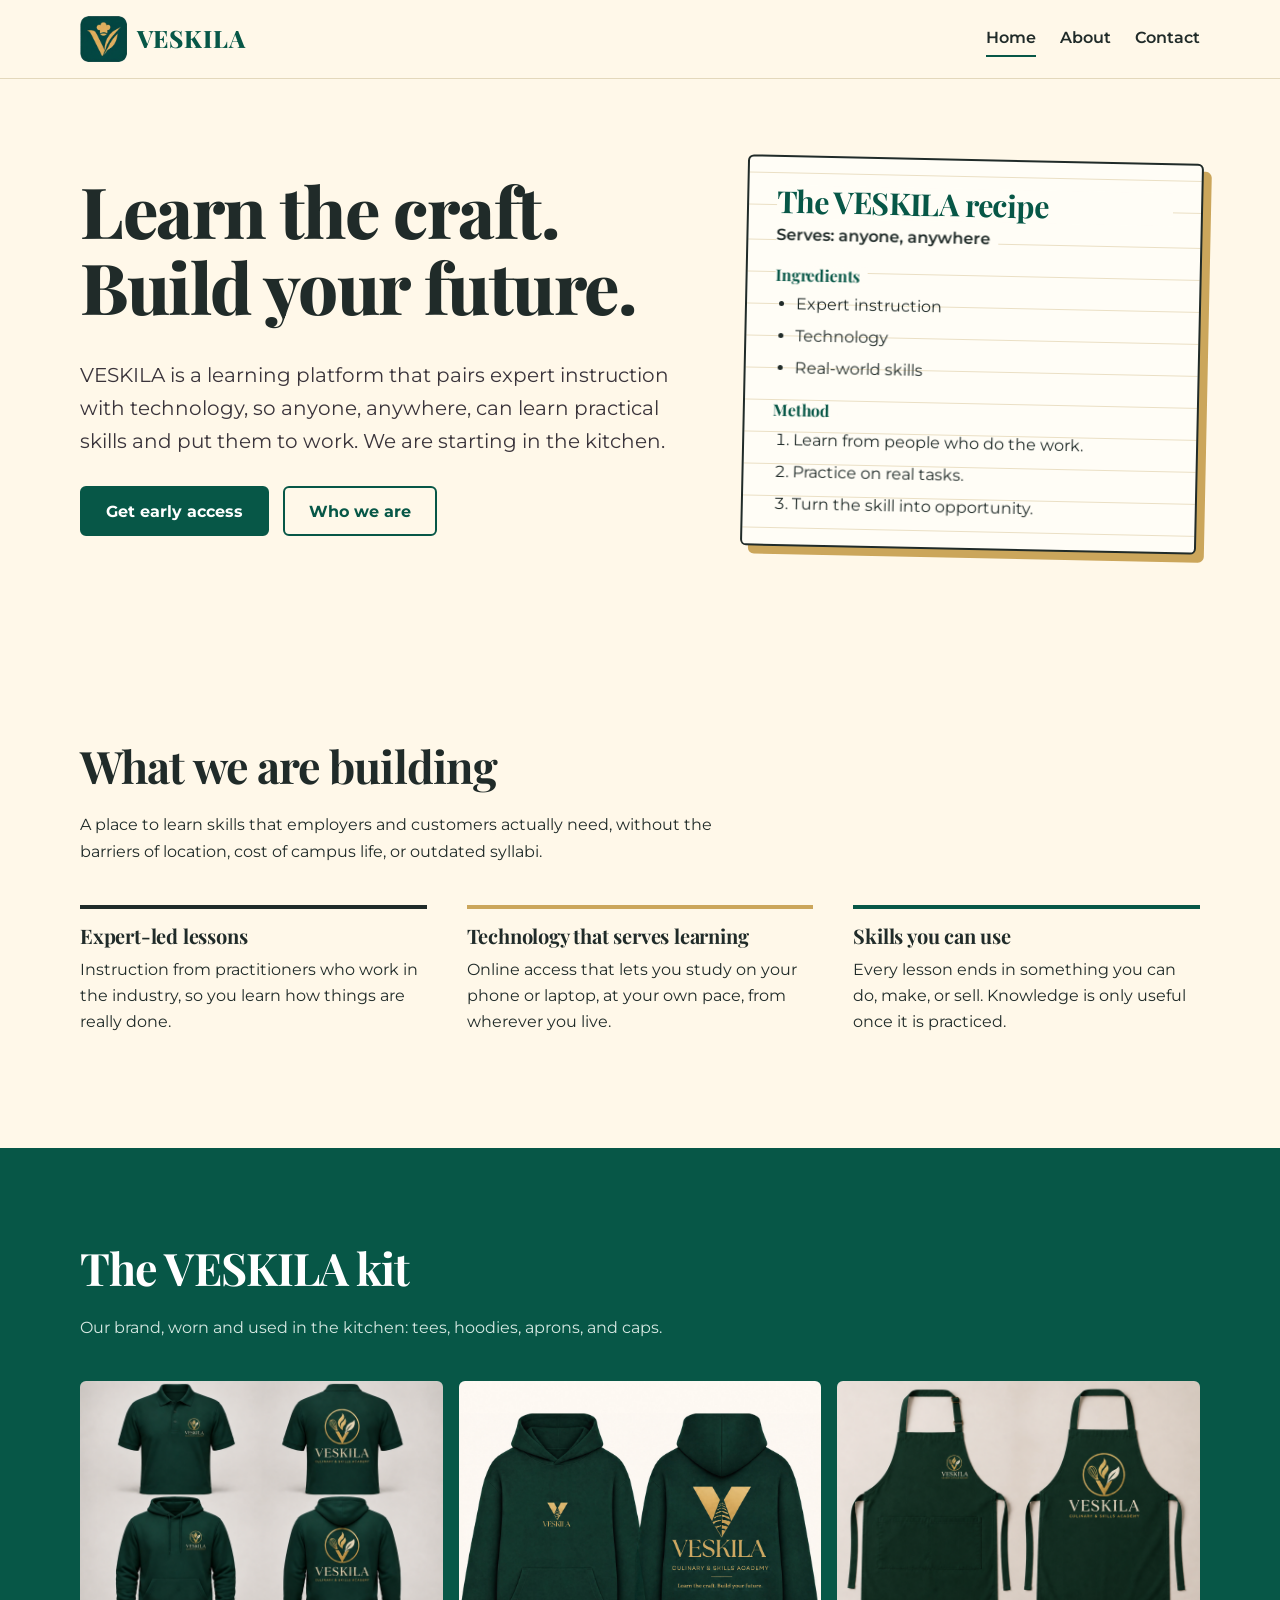
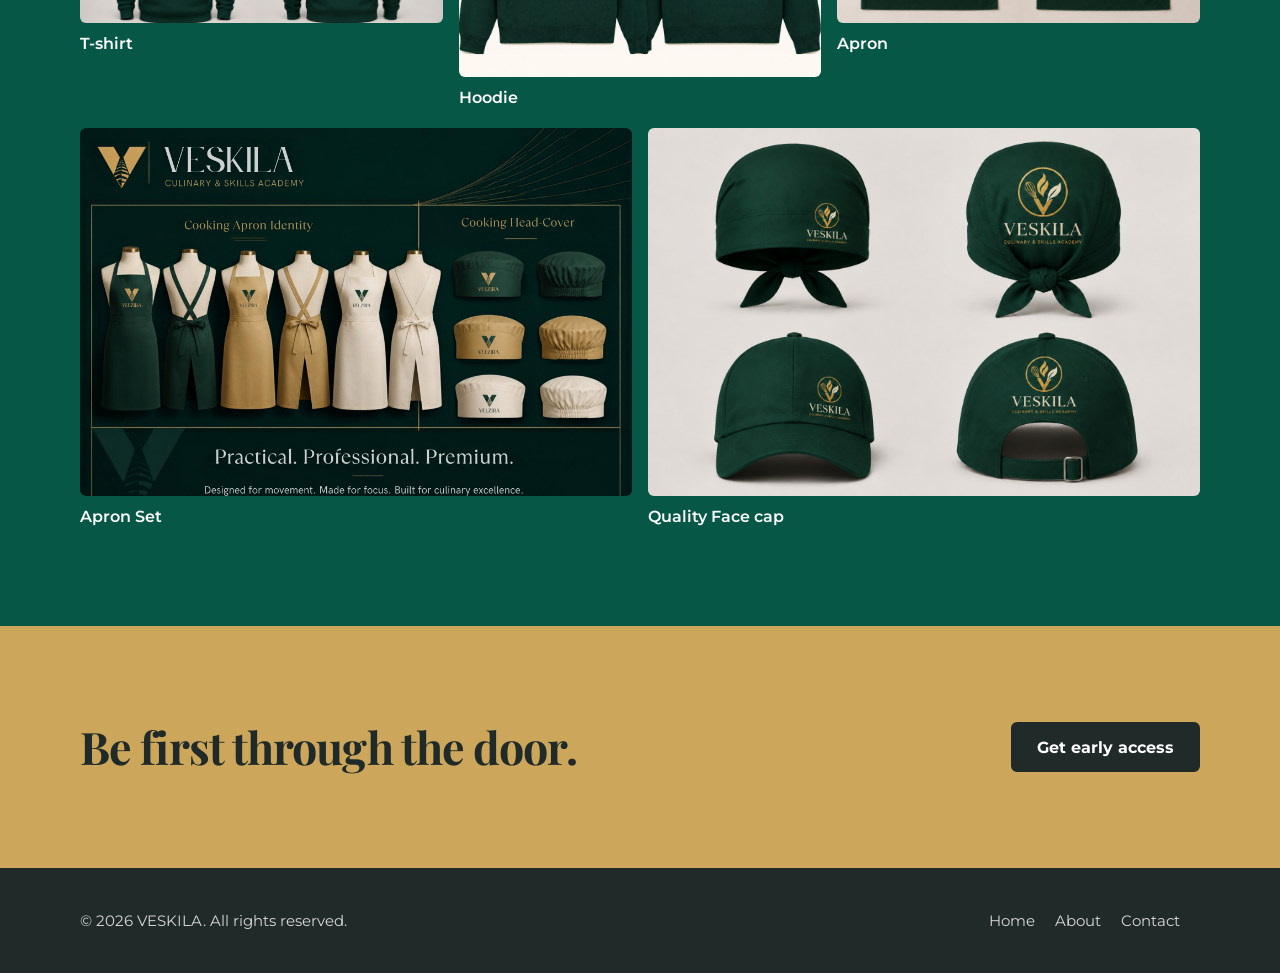
<file: index.html>
<!DOCTYPE html>
<html lang="en">
<head>
<meta charset="UTF-8">
<meta name="viewport" content="width=device-width, initial-scale=1">
<title>VESKILA | Practical skills, taught by experts</title>
<meta name="description" content="VESKILA is a technology-driven learning platform for practical, industry-relevant skills, starting with culinary education.">
<link rel="preconnect" href="https://fonts.googleapis.com">
<link rel="preconnect" href="https://fonts.gstatic.com" crossorigin>
<link href="https://fonts.googleapis.com/css2?family=Playfair+Display:wght@500;700;800&family=Montserrat:wght@400;600;700&display=swap" rel="stylesheet">
<link rel="stylesheet" href="style.css">
</head>
<body>
<header class="site-header">
  <div class="wrap">
    <a class="brand" href="index.html" aria-label="VESKILA home">
      <img src="images/logo.png" alt="VESKILA logo" data-fallback="logo">
      <span class="brand-text">VESKILA</span>
    </a>
    <nav class="nav" aria-label="Main">
      <a href="index.html" aria-current="page">Home</a>
      <a href="about.html">About</a>
      <a href="contact.html">Contact</a>
    </nav>
  </div>
</header>

<main>
  <section class="hero">
    <div class="wrap">
      <div>
        <h1>Learn the craft. Build your future.</h1>
        <p class="lead">VESKILA is a learning platform that pairs expert instruction with technology, so anyone, anywhere, can learn practical skills and put them to work. We are starting in the kitchen.</p>
        <div class="actions">
          <a class="btn" href="contact.html">Get early access</a>
          <a class="btn alt" href="about.html">Who we are</a>
        </div>
      </div>

      <aside class="recipe" aria-label="The VESKILA recipe">
        <h2>The VESKILA recipe</h2>
        <p class="serves line">Serves: anyone, anywhere</p>
        <h3 class="line">Ingredients</h3>
        <ul>
          <li class="line">Expert instruction</li>
          <li class="line">Technology</li>
          <li class="line">Real-world skills</li>
        </ul>
        <h3 class="line ol-1">Method</h3>
        <ol>
          <li class="line ol-1">Learn from people who do the work.</li>
          <li class="line ol-2">Practice on real tasks.</li>
          <li class="line ol-3">Turn the skill into opportunity.</li>
        </ol>
      </aside>
    </div>
  </section>

  <section class="section">
    <div class="wrap">
      <div class="intro">
        <h2>What we are building</h2>
        <p>A place to learn skills that employers and customers actually need, without the barriers of location, cost of campus life, or outdated syllabi.</p>
      </div>
      <div class="pillars">
        <div class="pillar">
          <h3>Expert-led lessons</h3>
          <p>Instruction from practitioners who work in the industry, so you learn how things are really done.</p>
        </div>
        <div class="pillar">
          <h3>Technology that serves learning</h3>
          <p>Online access that lets you study on your phone or laptop, at your own pace, from wherever you live.</p>
        </div>
        <div class="pillar">
          <h3>Skills you can use</h3>
          <p>Every lesson ends in something you can do, make, or sell. Knowledge is only useful once it is practiced.</p>
        </div>
      </div>
    </div>
  </section>

  <section class="section dark">
    <div class="wrap">
      <h2>The VESKILA kit</h2>
      <p>Our brand, worn and used in the kitchen: tees, hoodies, aprons, and caps.</p>
      <div class="kit-grid">
        <figure class="kit-item"><div class="kit-frame"><img src="images/tshirt.png" alt="VESKILA t-shirt" data-fallback="kit"></div><figcaption>T-shirt</figcaption></figure>
        <figure class="kit-item"><div class="kit-frame"><img src="images/hoodie.png" alt="VESKILA hoodie" data-fallback="kit"></div><figcaption>Hoodie</figcaption></figure>
        <figure class="kit-item"><div class="kit-frame"><img src="images/apron.png" alt="VESKILA apron" data-fallback="kit"></div><figcaption>Apron</figcaption></figure>
        <figure class="kit-item"><div class="kit-frame"><img src="images/apronset.png" alt="VESKILA apronset" data-fallback="kit"></div><figcaption>Apron Set</figcaption></figure>
        <figure class="kit-item"><div class="kit-frame"><img src="images/facecap.png" alt="VESKILA face cap" data-fallback="kit"></div><figcaption>Quality Face cap</figcaption></figure>
      </div>
    </div>
  </section>

  <section class="cta">
    <div class="wrap section">
      <h2>Be first through the door.</h2>
      <a class="btn" href="contact.html">Get early access</a>
    </div>
  </section>
</main>

<footer class="site-footer">
  <div class="wrap">
    <p>&copy; <span id="year">2026</span> VESKILA. All rights reserved.</p>
    <p><a href="index.html">Home</a><a href="about.html">About</a><a href="contact.html">Contact</a></p>
  </div>
</footer>
<script src="script.js"></script>
</body>
</html>
</file>
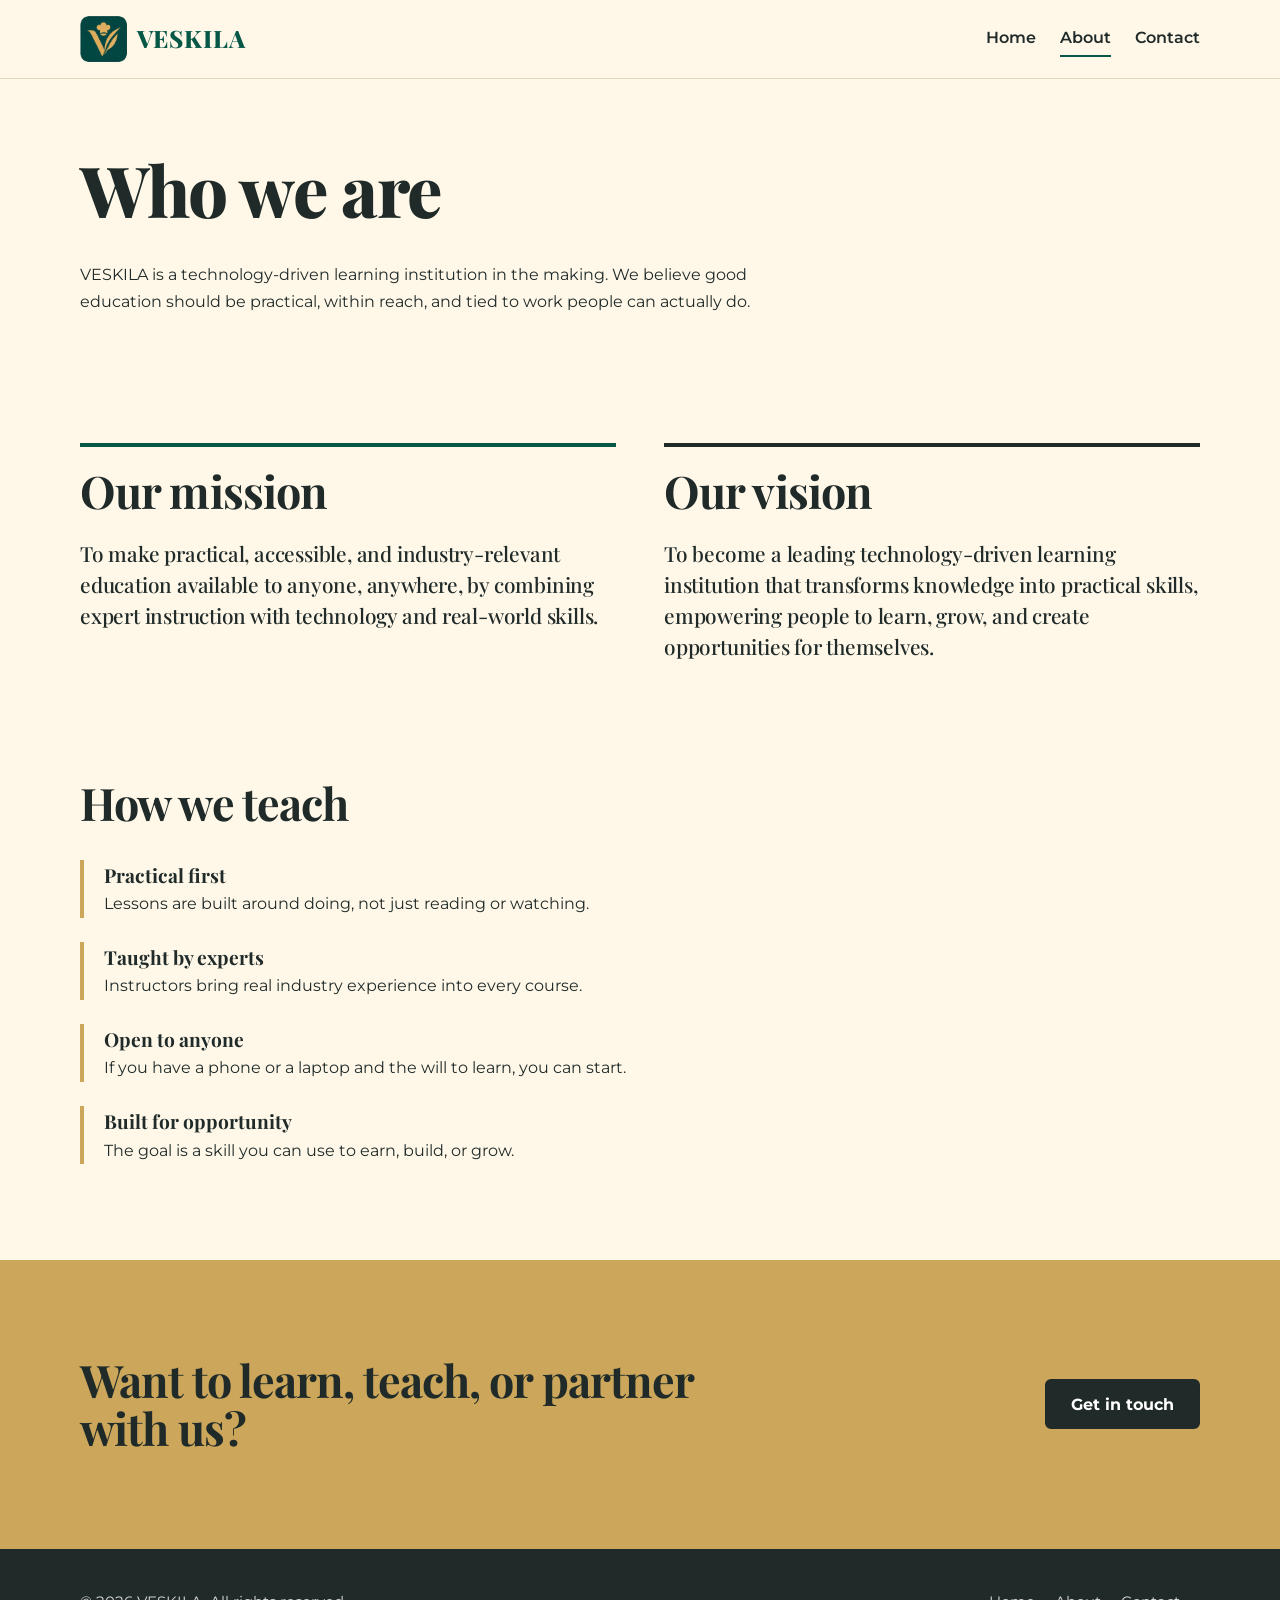
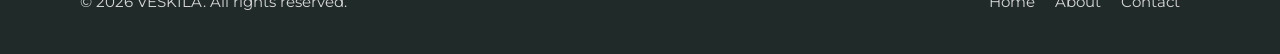
<file: about.html>
<!DOCTYPE html>
<html lang="en">
<head>
<meta charset="UTF-8">
<meta name="viewport" content="width=device-width, initial-scale=1">
<title>About | VESKILA</title>
<meta name="description" content="Who VESKILA is, our mission and vision, and how we teach.">
<link rel="preconnect" href="https://fonts.googleapis.com">
<link rel="preconnect" href="https://fonts.gstatic.com" crossorigin>
<link href="https://fonts.googleapis.com/css2?family=Playfair+Display:wght@500;700;800&family=Montserrat:wght@400;600;700&display=swap" rel="stylesheet">
<link rel="stylesheet" href="style.css">
</head>
<body>
<header class="site-header">
  <div class="wrap">
    <a class="brand" href="index.html" aria-label="VESKILA home">
      <img src="images/logo.png" alt="VESKILA logo" data-fallback="logo">
      <span class="brand-text">VESKILA</span>
    </a>
    <nav class="nav" aria-label="Main">
      <a href="index.html">Home</a>
      <a href="about.html" aria-current="page">About</a>
      <a href="contact.html">Contact</a>
    </nav>
  </div>
</header>

<main>
  <section class="page-head">
    <div class="wrap">
      <h1>Who we are</h1>
      <p class="lead">VESKILA is a technology-driven learning institution in the making. We believe good education should be practical, within reach, and tied to work people can actually do.</p>
    </div>
  </section>

  <section class="section">
    <div class="wrap mv">
      <div>
        <h2>Our mission</h2>
        <p>To make practical, accessible, and industry-relevant education available to anyone, anywhere, by combining expert instruction with technology and real-world skills.</p>
      </div>
      <div>
        <h2>Our vision</h2>
        <p>To become a leading technology-driven learning institution that transforms knowledge into practical skills, empowering people to learn, grow, and create opportunities for themselves.</p>
      </div>
    </div>
  </section>

  <section class="section" style="padding-top:0">
    <div class="wrap">
      <h2>How we teach</h2>
      <ul class="how">
        <li><strong>Practical first</strong>Lessons are built around doing, not just reading or watching.</li>
        <li><strong>Taught by experts</strong>Instructors bring real industry experience into every course.</li>
        <li><strong>Open to anyone</strong>If you have a phone or a laptop and the will to learn, you can start.</li>
        <li><strong>Built for opportunity</strong>The goal is a skill you can use to earn, build, or grow.</li>
      </ul>
    </div>
  </section>

  <section class="cta">
    <div class="wrap section">
      <h2>Want to learn, teach, or partner with us?</h2>
      <a class="btn" href="contact.html">Get in touch</a>
    </div>
  </section>
</main>

<footer class="site-footer">
  <div class="wrap">
    <p>&copy; <span id="year">2026</span> VESKILA. All rights reserved.</p>
    <p><a href="index.html">Home</a><a href="about.html">About</a><a href="contact.html">Contact</a></p>
  </div>
</footer>
<script src="script.js"></script>
</body>
</html>
</file>
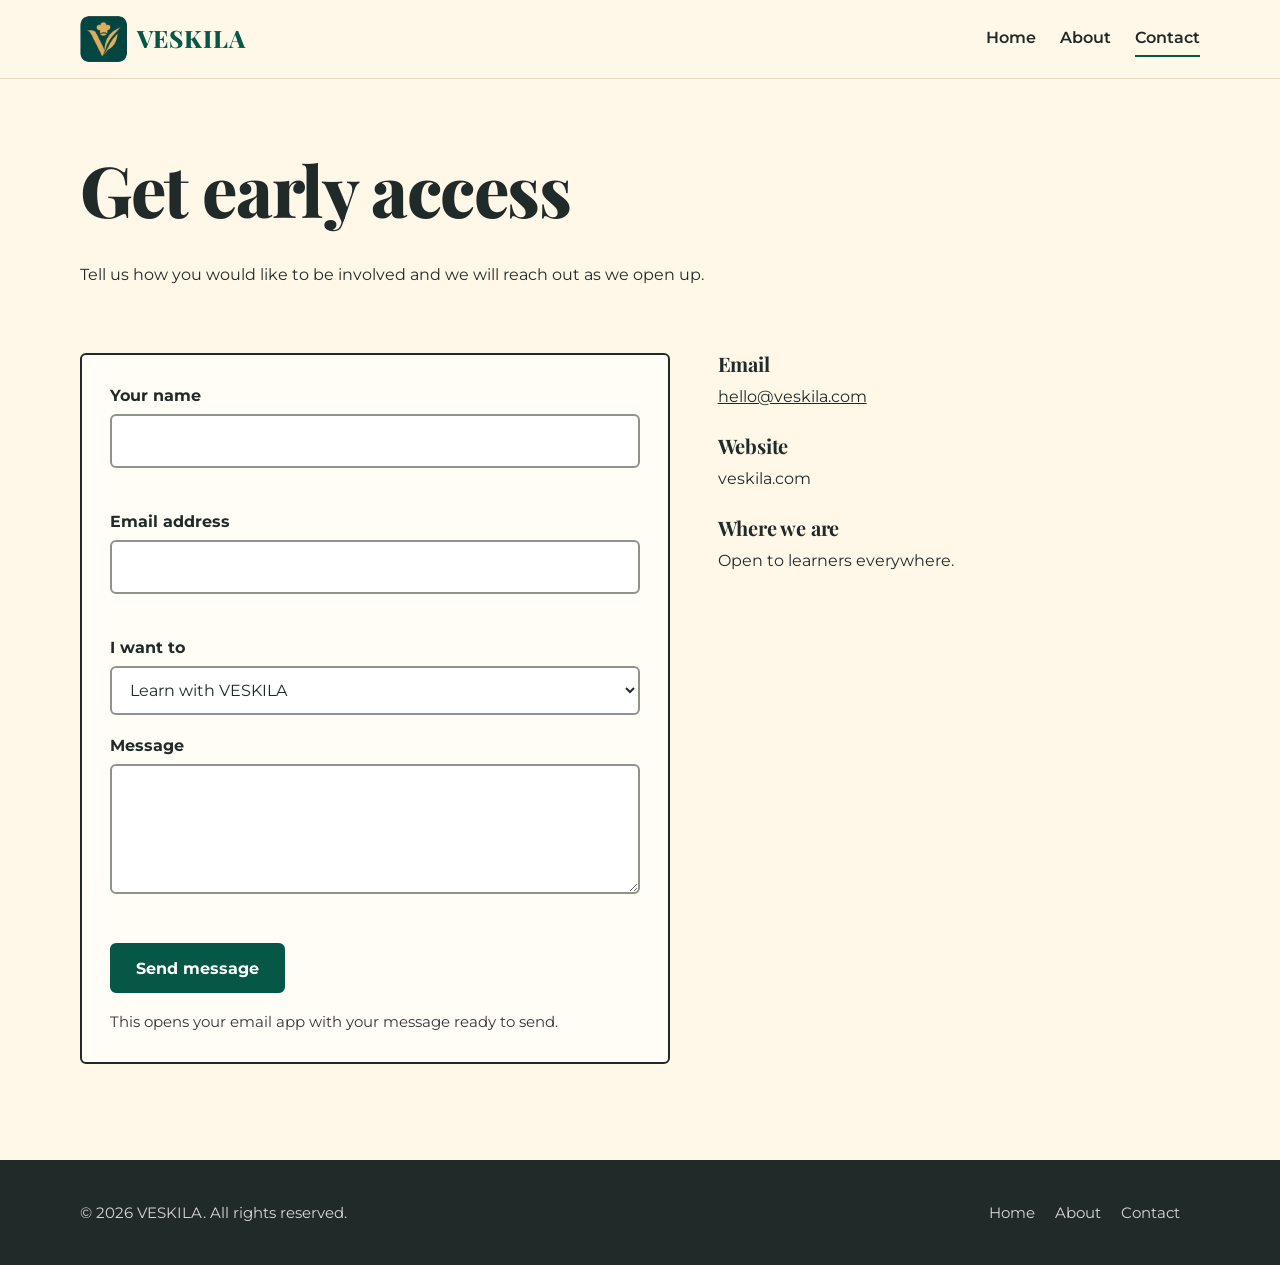
<file: contact.html>
<!DOCTYPE html>
<html lang="en">
<head>
<meta charset="UTF-8">
<meta name="viewport" content="width=device-width, initial-scale=1">
<title>Get early access | VESKILA</title>
<meta name="description" content="Join the VESKILA early access list or get in touch.">
<link rel="preconnect" href="https://fonts.googleapis.com">
<link rel="preconnect" href="https://fonts.gstatic.com" crossorigin>
<link href="https://fonts.googleapis.com/css2?family=Playfair+Display:wght@500;700;800&family=Montserrat:wght@400;600;700&display=swap" rel="stylesheet">
<link rel="stylesheet" href="style.css">
</head>
<body>
<header class="site-header">
  <div class="wrap">
    <a class="brand" href="index.html" aria-label="VESKILA home">
      <img src="images/logo.png" alt="VESKILA logo" data-fallback="logo">
      <span class="brand-text">VESKILA</span>
    </a>
    <nav class="nav" aria-label="Main">
      <a href="index.html">Home</a>
      <a href="about.html">About</a>
      <a href="contact.html" aria-current="page">Contact</a>
    </nav>
  </div>
</header>

<main>
  <section class="page-head">
    <div class="wrap">
      <h1>Get early access</h1>
      <p class="lead">Tell us how you would like to be involved and we will reach out as we open up.</p>
    </div>
  </section>

  <section class="section" style="padding-top:2rem">
    <div class="wrap contact-grid">
      <form class="card" id="contact-form" novalidate>
        <div class="field">
          <label for="name">Your name</label>
          <input id="name" name="name" type="text" autocomplete="name" aria-describedby="name-error">
          <div class="error" id="name-error" role="alert"></div>
        </div>
        <div class="field">
          <label for="email">Email address</label>
          <input id="email" name="email" type="email" autocomplete="email" aria-describedby="email-error">
          <div class="error" id="email-error" role="alert"></div>
        </div>
        <div class="field">
          <label for="interest">I want to</label>
          <select id="interest" name="interest">
            <option>Learn with VESKILA</option>
            <option>Teach with VESKILA</option>
            <option>Partner with VESKILA</option>
            <option>Ask something else</option>
          </select>
        </div>
        <div class="field">
          <label for="message">Message</label>
          <textarea id="message" name="message" aria-describedby="message-error"></textarea>
          <div class="error" id="message-error" role="alert"></div>
        </div>
        <button class="btn" type="submit">Send message</button>
        <p class="status" id="form-status" role="status"></p>
        <p class="form-note">This opens your email app with your message ready to send.</p>
      </form>

      <div class="aside">
        <h3>Email</h3>
        <p><a href="mailto:hello@veskila.com">hello@veskila.com</a></p>
        <h3>Website</h3>
        <p>veskila.com</p>
        <h3>Where we are</h3>
        <p>Open to learners everywhere.</p>
      </div>
    </div>
  </section>
</main>

<footer class="site-footer">
  <div class="wrap">
    <p>&copy; <span id="year">2026</span> VESKILA. All rights reserved.</p>
    <p><a href="index.html">Home</a><a href="about.html">About</a><a href="contact.html">Contact</a></p>
  </div>
</footer>
<script src="script.js"></script>
</body>
</html>
</file>
<file: style.css>
/* ==========================================================
   VESKILA — shared styles
   Colors are set once in :root. Change them there.
   ========================================================== */
:root {
  --linen: #FFF8E9;      /* Warm Ivory: page background */
  --paper: #FFFDF6;      /* recipe card / form */
  --ink: #202B29;        /* Charcoal: text */
  --emerald: #075747;    /* Emerald Green: main brand color */
  --charcoal: #202B29;   /* Charcoal */
  --gold: #CBA65B;       /* Champagne Gold: accent */
  --rule: #E3D8BC;       /* light lines */
  --radius: 6px;
  --display: "Playfair Display", Georgia, serif;
  --body: "Montserrat", "Segoe UI", system-ui, sans-serif;
}

*, *::before, *::after { box-sizing: border-box; }
html { scroll-behavior: smooth; }
body {
  margin: 0;
  background: var(--linen);
  color: var(--ink);
  font-family: var(--body);
  font-size: 1rem;
  line-height: 1.65;
  -webkit-font-smoothing: antialiased;
}
img { max-width: 100%; display: block; }
a { color: inherit; }
h1, h2, h3 { font-family: var(--display); line-height: 1.08; margin: 0 0 .5em; letter-spacing: -0.02em; }
h1 { font-size: clamp(2.4rem, 6.5vw, 4.4rem); font-weight: 800; }
h2 { font-size: clamp(1.8rem, 4vw, 2.8rem); font-weight: 700; }
h3 { font-size: 1.25rem; font-weight: 700; letter-spacing: -0.01em; }
p { margin: 0 0 1em; max-width: 62ch; }

:focus-visible { outline: 3px solid var(--gold); outline-offset: 3px; }

.wrap { width: min(1120px, 100% - 2.5rem); margin-inline: auto; }
.section { padding: clamp(3rem, 8vw, 6rem) 0; }

/* ---------- Header ---------- */
.site-header { border-bottom: 1px solid var(--rule); }
.site-header .wrap {
  display: flex; align-items: center; justify-content: space-between;
  gap: 1rem; flex-wrap: wrap; padding: 1rem 0;
}
.brand { display: inline-flex; align-items: center; gap: .6rem; text-decoration: none; }
.brand img { height: 46px; width: auto; border-radius: 8px; }
.brand-text { font-family: var(--display); font-weight: 800; font-size: 1.5rem; letter-spacing: .04em; color: var(--emerald); }
.nav { display: flex; gap: 1.5rem; }
.nav a { text-decoration: none; font-weight: 600; padding: .25rem 0; border-bottom: 2px solid transparent; }
.nav a:hover { border-color: var(--gold); }
.nav a[aria-current="page"] { border-color: var(--emerald); }

/* ---------- Buttons ---------- */
.btn {
  display: inline-block; font: 700 1rem var(--body);
  padding: .85rem 1.5rem; border-radius: var(--radius);
  background: var(--emerald); color: #fff; text-decoration: none;
  border: 2px solid var(--emerald); cursor: pointer;
  transition: background .15s, color .15s;
}
.btn:hover { background: #054236; border-color: #054236; }
.btn.alt { background: transparent; color: var(--emerald); }
.btn.alt:hover { background: var(--emerald); color: #fff; }
.btn.gold { background: var(--gold); border-color: var(--gold); color: var(--ink); }
.btn.gold:hover { background: #d8b86e; border-color: #d8b86e; }

/* ---------- Hero ---------- */
.hero { padding: clamp(2.5rem, 7vw, 5rem) 0 clamp(3rem, 8vw, 6rem); }
.hero .wrap { display: grid; gap: 3rem; align-items: center; grid-template-columns: 1.15fr .85fr; }
.hero p.lead { font-size: 1.25rem; color: #3a343b; }
.hero .actions { display: flex; gap: .9rem; flex-wrap: wrap; margin-top: 1.75rem; }

/* The recipe card: the one memorable element */
.recipe {
  background: var(--paper);
  border: 2px solid var(--ink);
  border-radius: var(--radius);
  padding: 1.75rem 1.75rem 1.5rem;
  box-shadow: 8px 8px 0 var(--gold);
  transform: rotate(1.2deg);
  background-image: repeating-linear-gradient(transparent 0, transparent 31px, #EADFC4 31px, #EADFC4 32px);
  background-position: 0 3.2rem;
}
.recipe h2 { font-size: 1.9rem; margin: 0 0 .25rem; color: var(--emerald); background: var(--paper); }
.recipe .serves { margin: 0 0 1rem; font-weight: 600; background: var(--paper); display: table; padding-right: .5rem; }
.recipe h3 { font-size: 1rem; margin: 1.1rem 0 .3rem; color: var(--emerald); background: var(--paper); display: table; padding-right: .5rem; }
.recipe ul, .recipe ol { margin: 0; padding-left: 1.3rem; }
.recipe li { line-height: 32px; }
.recipe .line { opacity: 0; animation: ink .5s ease forwards; }
@keyframes ink { to { opacity: 1; } }
.recipe .line:nth-child(1) { animation-delay: .3s; }
.recipe .line:nth-child(2) { animation-delay: .6s; }
.recipe .line:nth-child(3) { animation-delay: .9s; }
.recipe .ol-1 { animation-delay: 1.2s; }
.recipe .ol-2 { animation-delay: 1.5s; }
.recipe .ol-3 { animation-delay: 1.8s; }

/* ---------- Building / pillars ---------- */
.intro { max-width: 40rem; margin-bottom: 2.5rem; }
.pillars { display: grid; grid-template-columns: repeat(3, 1fr); gap: 2.5rem; }
.pillar { border-top: 4px solid var(--charcoal); padding-top: 1rem; }
.pillar:nth-child(2) { border-color: var(--gold); }
.pillar:nth-child(3) { border-color: var(--emerald); }

/* ---------- Brand kit ---------- */
.dark { background: var(--emerald); color: #fff; }
.dark p { color: #d6e8e2; }
.kit-grid { display: grid; grid-template-columns: repeat(6, 1fr); gap: 1rem; margin-top: 2.5rem; align-items: start;}
.kit-item { grid-column: span 2; margin: 0; }
.kit-item:nth-child(4), .kit-item:nth-child(5) { grid-column: span 3; }
.kit-frame {
  background: #0b6a56; border-radius: var(--radius);
  overflow: hidden; display: grid; place-items: center;
}
.kit-item:nth-child(4) .kit-frame, .kit-item:nth-child(5) .kit-frame { aspect-ratio: 3 / 2; }
.kit-frame img { width: 100%; height: auto; object-fit: contain; }
.kit-frame .ph { padding: 1rem; text-align: center; color: #bcd9cf; font-size: .95rem; min-height: 160px;}
.kit-item figcaption { margin-top: .5rem; font-weight: 600; }

/* ---------- CTA band ---------- */
.cta { background: var(--gold); }
.cta .wrap { display: flex; justify-content: space-between; align-items: center; gap: 2rem; flex-wrap: wrap; }
.cta h2 { margin: 0; max-width: 22ch; }
.cta .btn { background: var(--ink); border-color: var(--ink); }
.cta .btn:hover { background: #000; }

/* ---------- About ---------- */
.page-head { padding: clamp(2.5rem, 7vw, 4.5rem) 0 1rem; }
.mv { display: grid; grid-template-columns: 1fr 1fr; gap: 3rem; }
.mv > div { border-top: 4px solid var(--emerald); padding-top: 1.25rem; }
.mv > div:last-child { border-color: var(--charcoal); }
.mv p { font-size: 1.3rem; line-height: 1.5; font-family: var(--display); font-weight: 500; letter-spacing: -0.01em; }
.how { list-style: none; padding: 0; margin: 2rem 0 0; display: grid; gap: 1.5rem; max-width: 46rem; }
.how li { padding-left: 1.25rem; border-left: 4px solid var(--gold); }
.how strong { display: block; font-family: var(--display); font-size: 1.2rem; }

/* ---------- Contact form ---------- */
.contact-grid { display: grid; grid-template-columns: 1.1fr .9fr; gap: 3rem; align-items: start; }
form.card { background: var(--paper); border: 2px solid var(--ink); border-radius: var(--radius); padding: 1.75rem; }
.field { margin-bottom: 1.1rem; }
label { display: block; font-weight: 700; margin-bottom: .3rem; }
input, select, textarea {
  width: 100%; font: inherit; padding: .75rem .85rem;
  border: 2px solid #8e948a; border-radius: var(--radius); background: #fff; color: var(--ink);
}
input:focus, select:focus, textarea:focus { border-color: var(--emerald); outline: none; box-shadow: 0 0 0 3px rgba(203,166,91,.6); }
textarea { min-height: 130px; resize: vertical; }
.error { color: #a1121f; font-weight: 600; font-size: .95rem; margin-top: .3rem; min-height: 1.2em; }
.form-note { margin: 1rem 0 0; font-size: .95rem; color: #3a343b; }
.status { margin-top: 1rem; font-weight: 700; color: var(--charcoal); }
.aside h3 { margin-top: 1.5rem; }
.aside h3:first-child { margin-top: 0; }

/* ---------- Footer ---------- */
.site-footer { background: var(--ink); color: #d9d6da; padding: 2.5rem 0; font-size: .95rem; }
.site-footer .wrap { display: flex; justify-content: space-between; gap: 1.5rem; flex-wrap: wrap; }
.site-footer a { text-decoration: none; margin-right: 1.25rem; }
.site-footer a:hover { text-decoration: underline; }
.site-footer p { margin: 0; }

/* ---------- Responsive ---------- */
@media (max-width: 860px) {
  .hero .wrap, .contact-grid, .mv { grid-template-columns: 1fr; }
  .pillars { grid-template-columns: 1fr; gap: 2rem; }
  .recipe { transform: none; box-shadow: 6px 6px 0 var(--gold); }
  .kit-grid { grid-template-columns: repeat(2, 1fr); }
  .kit-item, .kit-item:nth-child(4), .kit-item:nth-child(5) { grid-column: span 1; }
  .kit-item:nth-child(5) { grid-column: span 2; }
}
@media (prefers-reduced-motion: reduce) {
  html { scroll-behavior: auto; }
  .recipe .line { animation: none; opacity: 1; }
}
</file>
